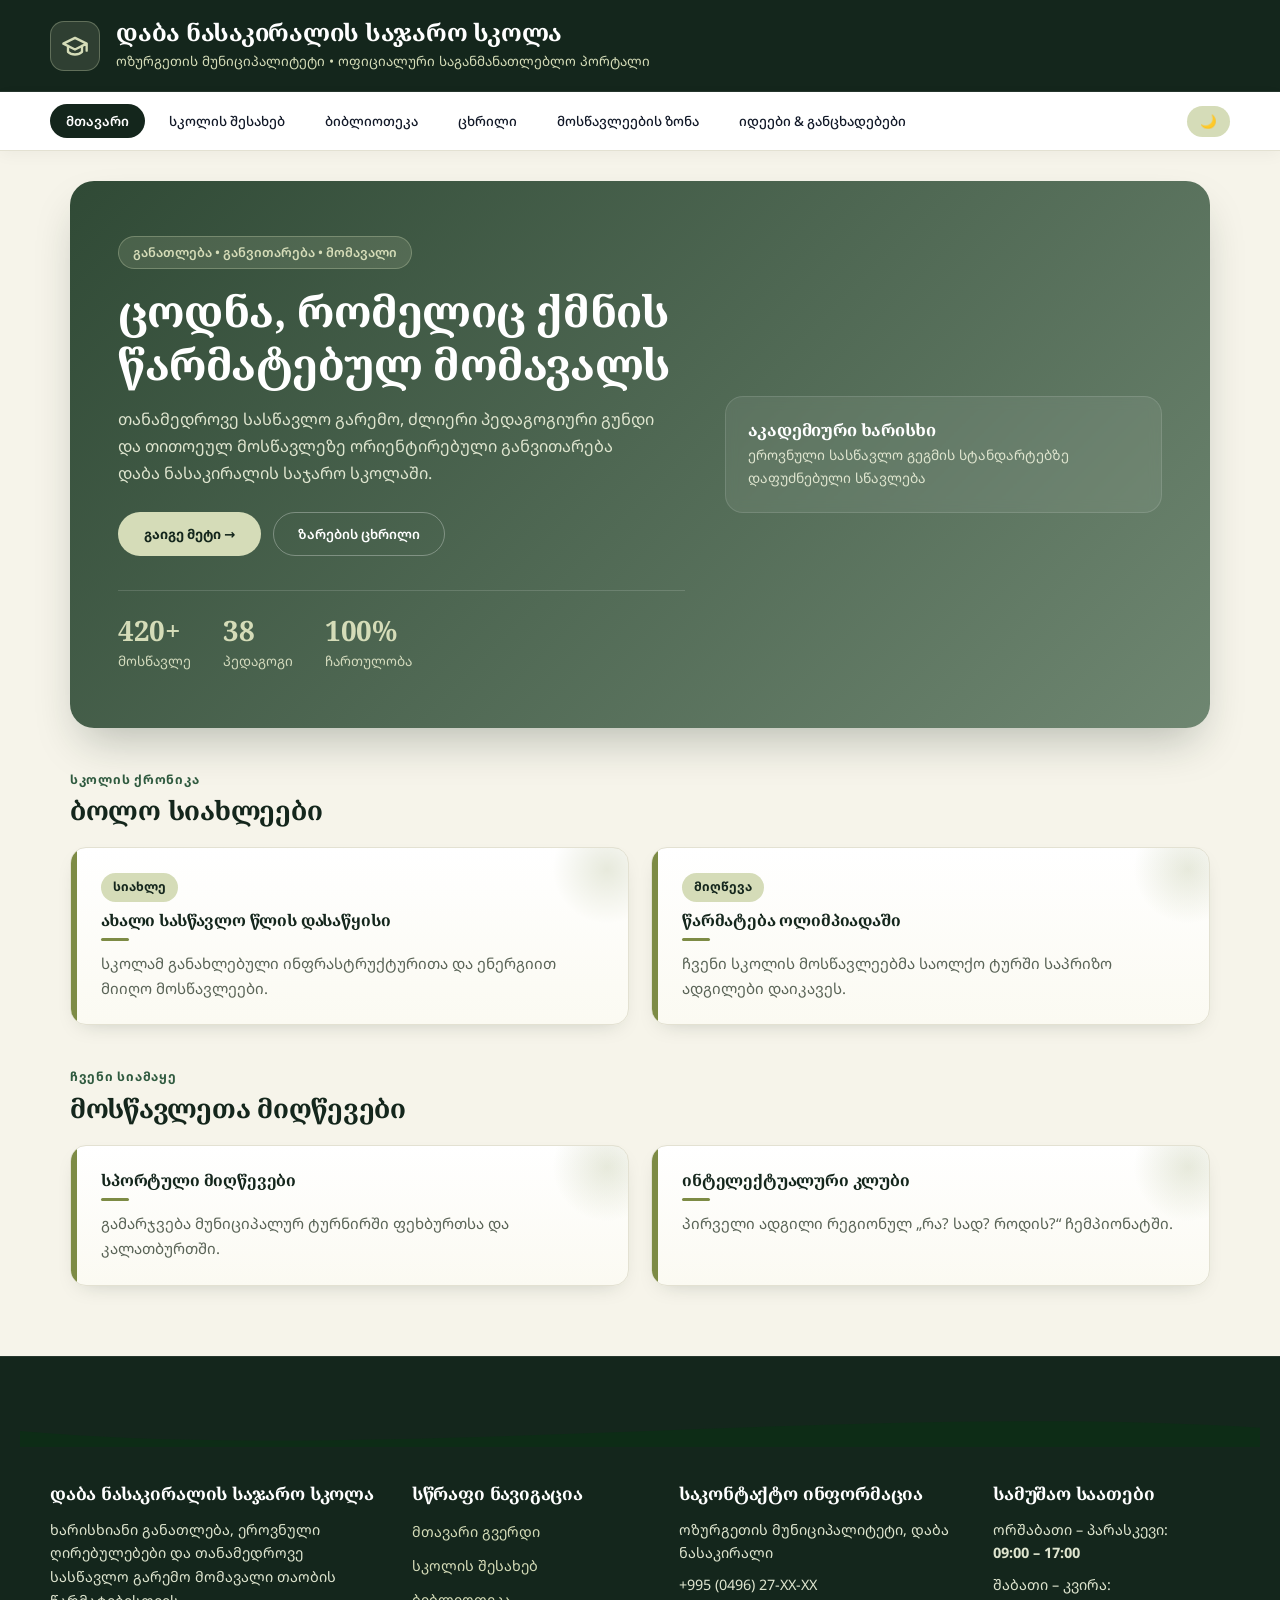
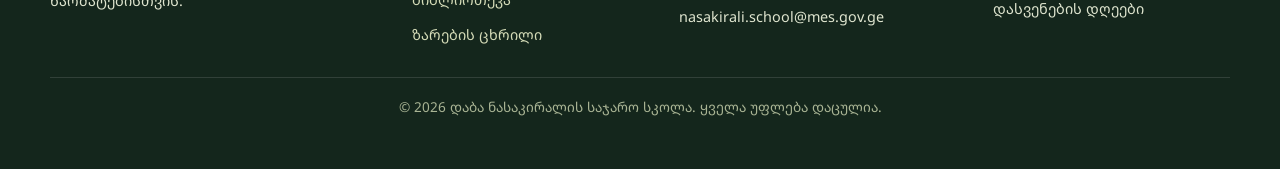
<file: index.html>
<!-- =========================================================
  index.html — მთავარი საიტი
  სტრუქტურა: ჰედერი → ნავიგაცია (data-tab) → <main> ჩანართებით:
  #home, #about, #library, #schedule, #students (ქვე-ჩანართებით), #ideas → Footer
  კონტეინერები, რომლებსაც app.js ავსებს (ID ნუ შეიცვლება, თორემ data.js-ში box უნდა შეიცვალოს):
  homeNewsList, achievementsGrid, aboutDirectorBox, teachersGrid, libraryBooksGrid,
  excursionsGrid, clubsGrid, olympiadsGrid, ideasContainer
  სკრიპტების რიგი ბოლოში: data.js → ui.js → app.js
========================================================= -->
<!DOCTYPE html>
<html lang="ka">
<head>
  <meta charset="UTF-8">
  <meta name="viewport" content="width=device-width, initial-scale=1.0">
  <title>დაბა ნასაკირალის საჯარო სკოლა</title>
  <link rel="stylesheet" href="css/theme.css">
  <link rel="stylesheet" href="css/main.css">
</head>
<body>

  <!-- ზედა აკადემიური ჰედერი -->
  <header class="site-top-header">
    <div class="school-brand-container">
      <div class="school-logo-icon">
        <svg width="28" height="28" viewBox="0 0 24 24" fill="none" stroke="currentColor" stroke-width="2" stroke-linecap="round" stroke-linejoin="round">
          <path d="M22 10v6M2 10l10-5 10 5-10 5z"/>
          <path d="M6 12v5c3 3 9 3 12 0v-5"/>
        </svg>
      </div>
      <div class="school-brand-text">
        <h1 class="school-title">დაბა ნასაკირალის საჯარო სკოლა</h1>
        <span class="school-subtitle">ოზურგეთის მუნიციპალიტეტი • ოფიციალური საგანმანათლებლო პორტალი</span>
      </div>
    </div>
  </header>

  <!-- ნავიგაციის მენიუ (სუფთა, ყოველგვარი ადმინის გარეშე) -->
  <nav class="navbar">
    <div class="nav-container">
      <div class="nav-links">
        <button class="nav-btn active" data-tab="home">მთავარი</button>
        <button class="nav-btn" data-tab="about">სკოლის შესახებ</button>
        <button class="nav-btn" data-tab="library">ბიბლიოთეკა</button>
        <button class="nav-btn" data-tab="schedule">ცხრილი</button>
        <button class="nav-btn" data-tab="students">მოსწავლეების ზონა</button>
        <button class="nav-btn" data-tab="ideas">იდეები & განცხადებები</button>
      </div>
      <button class="theme-btn" id="themeToggleBtn" title="თემის შეცვლა">🌙</button>
    </div>
  </nav>

  <!-- ძირითადი კონტენტი -->
  <main class="container">

    <!-- 1. მთავარი გვერდი -->
    <section id="home" class="tab-content active">
      <div class="hero-split">
        <div class="hero-left">
          <span class="hero-pill">განათლება • განვითარება • მომავალი</span>
          <h1>ცოდნა, რომელიც ქმნის წარმატებულ მომავალს</h1>
          <p id="heroDesc">თანამედროვე სასწავლო გარემო, ძლიერი პედაგოგიური გუნდი და თითოეულ მოსწავლეზე ორიენტირებული განვითარება დაბა ნასაკირალის საჯარო სკოლაში.</p>
          
          <div class="hero-actions">
            <button class="btn-sage" onclick="document.querySelector('[data-tab=about]').click()">გაიგე მეტი →</button>
            <button class="btn-outline-light" onclick="document.querySelector('[data-tab=schedule]').click()">ზარების ცხრილი</button>
          </div>

          <div class="hero-stats">
            <div class="stat-item">
              <span class="stat-num">420+</span>
              <span class="stat-label">მოსწავლე</span>
            </div>
            <div class="stat-item">
              <span class="stat-num">38</span>
              <span class="stat-label">პედაგოგი</span>
            </div>
            <div class="stat-item">
              <span class="stat-num">100%</span>
              <span class="stat-label">ჩართულობა</span>
            </div>
          </div>
        </div>

        <div class="hero-right">
          <div class="hero-visual-grid">
            <div class="visual-box main-box">
              <h4>აკადემიური ხარისხი</h4>
              <p>ეროვნული სასწავლო გეგმის სტანდარტებზე დაფუძნებული სწავლება</p>
            </div>
          </div>
        </div>
      </div>

      <!-- ბოლო სიახლეები -->
      <div class="section-header mt-40">
        <div>
          <span class="section-kicker">სკოლის ქრონიკა</span>
          <h3>ბოლო სიახლეები</h3>
        </div>
      </div>
      <div id="homeNewsList" class="grid-3"></div>

      <!-- მოსწავლეთა მიღწევები -->
      <div class="section-header mt-40">
        <div>
          <span class="section-kicker">ჩვენი სიამაყე</span>
          <h3>მოსწავლეთა მიღწევები</h3>
        </div>
      </div>
      <div id="achievementsGrid" class="grid-2"></div>
    </section>

    <!-- 2. სკოლის შესახებ -->
    <section id="about" class="tab-content">
      <div class="section-header">
        <div>
          <span class="section-kicker">ჩვენ შესახებ</span>
          <h3>სკოლის მისია და ისტორია</h3>
        </div>
      </div>
      <div class="card mt-15">
        <p id="schoolHistoryText">დაბა ნასაკირალის საჯარო სკოლა ორიენტირებულია თითოეული მოსწავლის აკადემიურ, შემოქმედებით და პიროვნულ განვითარებაზე.</p>
      </div>

      <div class="section-header mt-30">
        <div>
          <span class="section-kicker">მმართველობა</span>
          <h3>სკოლის დირექცია</h3>
        </div>
      </div>
      <div id="aboutDirectorBox" class="mt-15"></div>

      <div class="section-header mt-30">
        <div>
          <span class="section-kicker">გუნდი</span>
          <h3>პედაგოგიური კოლექტივი</h3>
        </div>
      </div>
      <div id="teachersGrid" class="grid-3 mt-15"></div>
    </section>

    <!-- 3. ბიბლიოთეკა -->
    <section id="library" class="tab-content">
      <div class="section-header">
        <div>
          <span class="section-kicker">წიგნადი ფონდი</span>
          <h3>სასკოლო ბიბლიოთეკა</h3>
        </div>
      </div>
      <div class="filter-bar">
        <input type="text" id="bookSearchInput" placeholder="მოძებნე წიგნი ან ავტორი...">
      </div>
      <div id="libraryBooksGrid" class="grid-3 mt-15"></div>
    </section>

    <!-- 4. ცხრილი -->
    <section id="schedule" class="tab-content">
      <div class="section-header">
        <div>
          <span class="section-kicker">დღის განრიგი</span>
          <h3>ზარებისა და გაკვეთილების განრიგი</h3>
        </div>
      </div>
      <div class="grid-2 mt-15">
        <div class="card">
          <h4>ზარების ცხრილი</h4>
          <div class="bell-row"><span>I გაკვეთილი</span> <b>09:00 - 09:45</b></div>
          <div class="bell-row"><span>II გაკვეთილი</span> <b>09:55 - 10:40</b></div>
          <div class="bell-row"><span>III გაკვეთილი</span> <b>10:55 - 11:40</b></div>
          <div class="bell-row"><span>IV გაკვეთილი</span> <b>11:55 - 12:40</b></div>
          <div class="bell-row"><span>V გაკვეთილი</span> <b>12:50 - 13:35</b></div>
          <div class="bell-row"><span>VI გაკვეთილი</span> <b>13:45 - 14:30</b></div>
        </div>
        <div class="card">
          <h4>სასწავლო პროცესის წესები</h4>
          <p class="mt-15">სასწავლო პროცესი იწყება 09:00 საათზე. მოსწავლეები სკოლაში უნდა გამოცხადნენ გაკვეთილების დაწყებამდე 10 წუთით ადრე.</p>
          <p class="mt-15">დამატებითი წრეები და კონსულტაციები ტარდება მე-6 გაკვეთილის შემდეგ, წინასწარ შეთანხმებული გრაფიკით.</p>
        </div>
      </div>
    </section>

    <!-- 5. მოსწავლეების ზონა -->
    <section id="students" class="tab-content">
      <div class="section-header">
        <div>
          <span class="section-kicker">აქტივობები</span>
          <h3>მოსწავლეთა ზონა</h3>
        </div>
      </div>

      <div class="sub-tabs mt-15">
        <button class="sub-btn active" data-subtab="excursions">ექსკურსიები & გასვლები</button>
        <button class="sub-btn" data-subtab="clubs">კლუბები & თვითმმართველობა</button>
        <button class="sub-btn" data-subtab="olympiads">ოლიმპიადები & რესურსები</button>
      </div>

      <div id="excursions" class="sub-content active">
        <div id="excursionsGrid" class="grid-2"></div>
      </div>

      <div id="clubs" class="sub-content">
        <div id="clubsGrid" class="grid-3"></div>
      </div>

            <div id="olympiads" class="sub-content">
        <div id="olympiadsGrid" class="grid-2">
          <div class="card">
            <span class="badge">განათლება</span>
            <h4>ელექტრონული რესურსები</h4>
            <p>სასწავლო სახელმძღვანელოები, ეროვნული გამოცდების პროგრამები და დამხმარე ციფრული მასალები მოსწავლეებისთვის.</p>
          </div>
          <div class="card">
            <span class="badge">კონკურსები</span>
            <h4>ეროვნული ოლიმპიადები</h4>
            <p>ინფორმაცია მიმდინარე სასკოლო ოლიმპიადების, რეგისტრაციის ვადებისა და ტურების შესახებ.</p>
          </div>
        </div>
      </div>
    </section>

    <!-- 6. იდეები & განცხადებები -->
    <section id="ideas" class="tab-content">
      <div class="section-header">
        <div>
          <span class="section-kicker">უკუკავშირი</span>
          <h3>მოსწავლეთა იდეები და განცხადებები</h3>
        </div>
      </div>
      <div class="grid-2 mt-15">
        <div class="card">
          <h4>გაგვიზიარე შენი იდეა</h4>
          <form id="publicIdeaForm" class="form-stack mt-15">
            <input type="text" id="ideaAuthor" placeholder="შენი სახელი და კლასი" required>
            <textarea id="ideaText" rows="3" placeholder="დაწერე იდეა ან წინადადება სკოლის გასაუმჯობესებლად..." required></textarea>
            <button type="submit" class="btn-primary">იდეის გაგზავნა</button>
          </form>
        </div>
        <div class="card">
          <h4>შემოსული იდეები</h4>
          <div id="ideasContainer" class="form-stack mt-15"></div>
        </div>
      </div>
    </section>

  </main>

  <!-- Footer -->
  <footer class="site-footer">
    <div class="footer-wave">
      <svg viewBox="0 0 1440 70" preserveAspectRatio="none">
        <path d="M0,45 C420,95 980,0 1440,40 L1440,70 L0,70 Z" fill="#0d2c16"></path>
      </svg>
    </div>
    <div class="footer-body">
      <div class="footer-container">
        <div class="footer-col brand-col">
          <h4>დაბა ნასაკირალის საჯარო სკოლა</h4>
          <p>ხარისხიანი განათლება, ეროვნული ღირებულებები და თანამედროვე სასწავლო გარემო მომავალი თაობის წარმატებისთვის.</p>
        </div>
        <div class="footer-col">
          <h4>სწრაფი ნავიგაცია</h4>
          <ul class="footer-links">
            <li><a href="#home" onclick="document.querySelector('[data-tab=home]').click()">მთავარი გვერდი</a></li>
            <li><a href="#about" onclick="document.querySelector('[data-tab=about]').click()">სკოლის შესახებ</a></li>
            <li><a href="#library" onclick="document.querySelector('[data-tab=library]').click()">ბიბლიოთეკა</a></li>
            <li><a href="#schedule" onclick="document.querySelector('[data-tab=schedule]').click()">ზარების ცხრილი</a></li>
          </ul>
        </div>
        <div class="footer-col">
          <h4>საკონტაქტო ინფორმაცია</h4>
          <p id="footerAddress">ოზურგეთის მუნიციპალიტეტი, დაბა ნასაკირალი</p>
          <p id="footerPhone">+995 (0496) 27-XX-XX</p>
          <p id="footerEmail">nasakirali.school@mes.gov.ge</p>
        </div>
        <div class="footer-col">
          <h4>სამუშაო საათები</h4>
          <p>ორშაბათი – პარასკევი:<br><b>09:00 – 17:00</b></p>
          <p>შაბათი – კვირა:<br>დასვენების დღეები</p>
        </div>
      </div>
      <div class="footer-bottom">
        <p>© 2026 დაბა ნასაკირალის საჯარო სკოლა. ყველა უფლება დაცულია.</p>
      </div>
    </div>
  </footer>
  <!-- JavaScript ფაილები -->
  <script src="js/data.js"></script>
  <script src="js/ui.js"></script>
  <script src="js/app.js"></script>
</body>
</html>
</file>
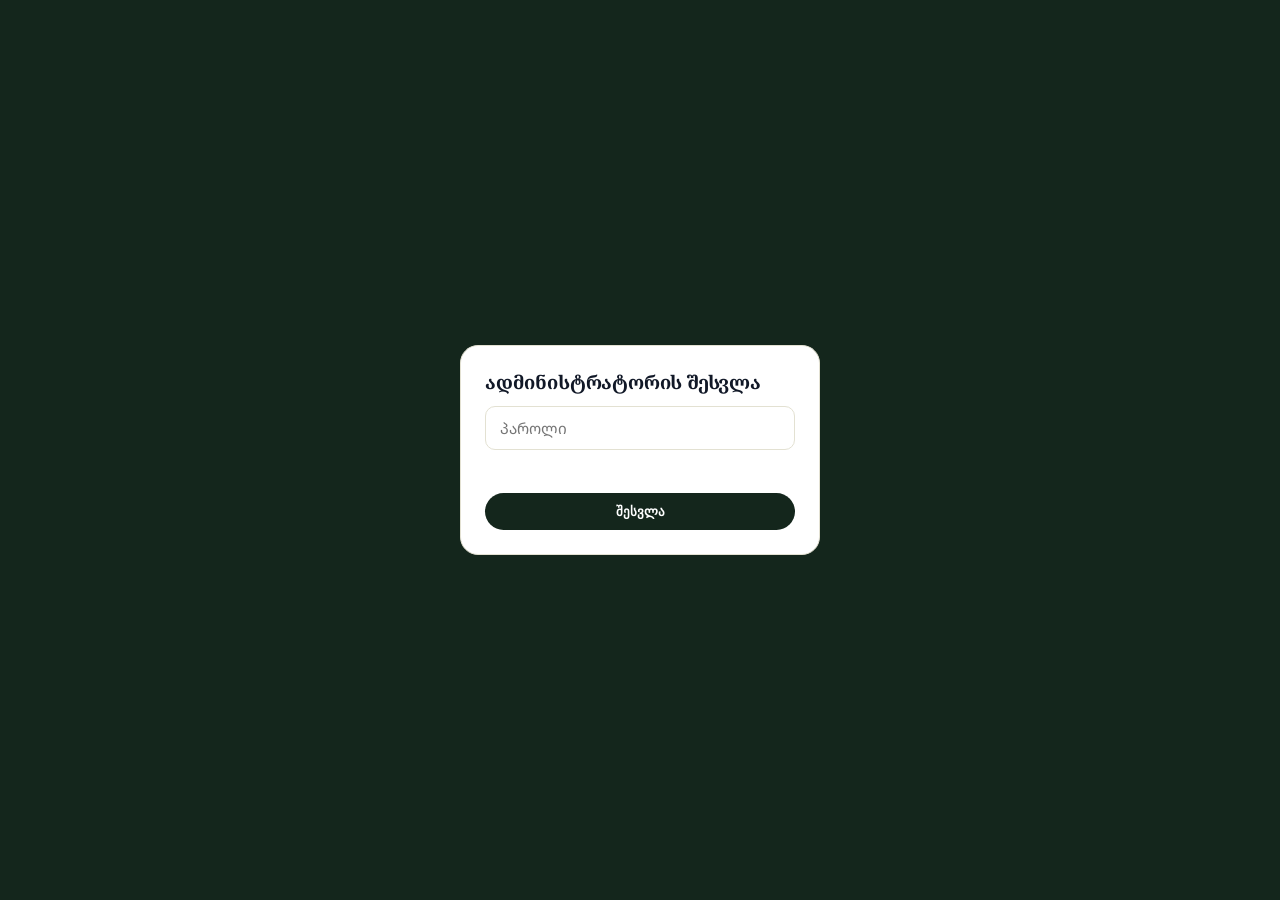
<file: admin.html>
<!-- =========================================================
  admin.html — ადმინისტრაციული პანელი (მისამართი: /admin.html, index.html-ში ბმული არ არის)
  სტრუქტურა: #lock (პაროლის ფანჯარა) → #adminApp: ჩანართები (#tabs),
  ფორმა (#form: სათაური, #extraRow, ტექსტი, #imgRow ფოტო), სია (#list)
  სტილი: css/theme.css + css/main.css + პატარა <style> ამავე ფაილში
  ლოგიკა: js/data.js → js/admin.js (პაროლი და Cloudinary admin.js-შია)
========================================================= -->
<!DOCTYPE html>
<html lang="ka">
<head>
<meta charset="utf-8">
<meta name="viewport" content="width=device-width,initial-scale=1">
<title>ადმინისტრაციული პანელი</title>
<link rel="stylesheet" href="css/theme.css">
<link rel="stylesheet" href="css/main.css">
<style>
[hidden] { display: none !important; }
#lock { background: var(--emerald-dark); }
#lockErr { color: #b00020; min-height: 1.3em; font-size: .9rem; }
.admin-main { max-width: 900px; margin: 0 auto; padding: 24px 20px 60px; display: grid; gap: 20px; }
.box { background: var(--surface); border: 1px solid var(--border); border-radius: 14px; padding: 20px; }
.box h3 { color: var(--emerald-dark); margin-bottom: 14px; }
.row { display: flex; gap: 8px; flex-wrap: wrap; }
#imgRow input { flex: 1; min-width: 200px; }
.item { display: flex; gap: 12px; align-items: flex-start; padding: 12px 0; border-top: 1px solid var(--border); }
.item:first-child { border-top: 0; }
.item img { width: 64px; height: 64px; object-fit: cover; border-radius: 8px; }
.item .t { flex: 1; min-width: 0; }
.item .t b { display: block; }
.item .t span { color: var(--muted); font-size: .92rem; overflow-wrap: anywhere; }
.ic { border: 1px solid var(--border); background: var(--surface); border-radius: 8px; padding: 6px 10px; cursor: pointer; font: inherit; }
</style>
</head>
<body>

<div class="modal" id="lock" hidden>
  <form class="modal-box small form-stack" id="lockForm">
    <h3>ადმინისტრატორის შესვლა</h3>
    <input type="password" id="pw" placeholder="პაროლი" autocomplete="current-password" required>
    <p id="lockErr" role="alert"></p>
    <button class="btn-primary" type="submit">შესვლა</button>
  </form>
</div>

<div id="adminApp" hidden>
  <header class="site-top-header">
    <div class="school-brand-container">
      <div>
        <div class="school-title">ადმინისტრაციული პანელი</div>
        <div class="school-subtitle">დაბა ნასაკირალის საჯარო სკოლა</div>
      </div>
    </div>
  </header>

  <nav class="navbar"><div class="nav-container"><div class="sub-tabs" id="tabs" style="margin:0"></div></div></nav>

  <main class="admin-main">
    <section class="box" id="formBox">
      <h3 id="formTitle"></h3>
      <form class="form-stack" id="form">
        <input id="fTitle" placeholder="სათაური" required>
        <div id="extraRow"><input id="fExtra"></div>
        <textarea id="fText" rows="4" placeholder="ტექსტი"></textarea>
        <div class="row" id="imgRow">
          <input id="fImage" placeholder="სურათის ბმული (Cloudinary secure_url)">
          <button class="btn-secondary" type="button" id="upBtn">ატვირთვა</button>
        </div>
        <div class="row">
          <button class="btn-primary" type="submit" id="saveBtn">დამატება</button>
          <button class="btn-secondary" type="button" id="cancelBtn" hidden>გაუქმება</button>
        </div>
      </form>
    </section>

    <section class="box"><h3 id="listTitle"></h3><div id="list"></div></section>
  </main>
</div>

<script src="https://upload-widget.cloudinary.com/global/all.js"></script>
<script src="js/data.js"></script>
<script src="js/admin.js"></script>
</body>
</html>
</file>
<file: css/theme.css>
/* =========================================================
   Naskirali Public School — Custom Emerald & Serif Theme
   Based on selected Figma Design System
   ========================================================= */

@import url('https://fonts.googleapis.com/css2?family=Noto+Sans+Georgian:wght@400;500;600;700&family=Noto+Serif+Georgian:wght@500;600;700&display=swap');

:root {
  /* ფერების პალიტრა (Figma-ს მე-3 სქრინის მიხედვით) */
  --bg-dark-emerald: #14261c;
  --bg-emerald-mid: #1f4330;
  --accent-sage: #d5dcb8;
  --accent-sage-hover: #c3cca0;
  --olive: #7d8b45;
  --bg-page: #f6f4ea;
  --bg-card: #ffffff;
  
  /* ტექსტის ფერები */
  --text-main: #111827;
  --text-muted: #596356;
  --text-light: #ffffff;
  --text-light-muted: #dfe5cf;

  /* ჩარჩოები და ჩრდილები */
  --border-subtle: #e3e1d2;
  --shadow-soft: 0 10px 25px -5px rgba(20, 38, 28, 0.06), 0 4px 10px -2px rgba(20, 38, 28, 0.03);
  --shadow-hover: 0 18px 35px -8px rgba(20, 38, 28, 0.12);
  --radius-card: 16px;
  --radius-btn: 999px;

  /* შრიფტები (1-ლი სქრინის Serif + Sans კომბინაცია) */
  --font-heading: 'Noto Serif Georgian', Georgia, serif;
  --font-body: 'Noto Sans Georgian', system-ui, -apple-system, sans-serif;

  /* main.css-ის ცვლადების ალიასები */
  --bg: var(--bg-page);
  --text: var(--text-main);
  --surface: var(--bg-card);
  --border: var(--border-subtle);
  --muted: var(--text-muted);
}

/* --- საბაზისო სტილები --- */
* {
  box-sizing: border-box;
}

body {
  margin: 0;
  font-family: var(--font-body);
  background-color: var(--bg-page);
  color: var(--text-main);
  line-height: 1.65;
  -webkit-font-smoothing: antialiased;
}

h1, h2, h3, h4, .section-title, .hero-title {
  font-family: var(--font-heading);
  font-weight: 700;
  letter-spacing: -0.01em;
  line-height: 1.25;
}

/* --- ლოგო (ზედა ნავიგაციის სტილები main.css-შია) --- */
.logo, .brand-title {
  font-family: var(--font-heading);
  font-size: 1.25rem;
  font-weight: 700;
  color: var(--text-light) !important;
}

/* --- მთავარი ბანერი (Hero Section - 1-ლი სქრინის სტილი) --- */
.hero, .hero-section {
  background: linear-gradient(135deg, rgba(20, 38, 28, 0.92), rgba(31, 67, 48, 0.85)),
              var(--hero-bg, #14261c);
  background-size: cover;
  background-position: center;
  color: var(--text-light);
  text-align: center;
  padding: 90px 20px;
}

.hero h1, .hero-title {
  font-size: clamp(2rem, 4vw, 3.2rem);
  color: var(--text-light);
  margin-bottom: 16px;
}

.hero p, .hero-subtitle {
  color: var(--text-light-muted);
  max-width: 680px;
  margin: 0 auto 28px;
  font-size: 1.05rem;
}

/* --- ღილაკები (Figma-ს მომრგვალებული სალათისფერი სტილი) ---
   მხოლოდ .btn; .btn-primary და submit ღილაკები main.css-ში/ადმინში იმართება */
.btn {
  background-color: var(--accent-sage) !important;
  color: var(--bg-dark-emerald) !important;
  font-family: var(--font-body);
  font-weight: 600;
  padding: 11px 24px;
  border-radius: var(--radius-btn) !important;
  border: none;
  cursor: pointer;
  display: inline-flex;
  align-items: center;
  justify-content: center;
  gap: 8px;
  transition: transform 0.2s ease, background-color 0.2s ease;
  text-decoration: none;
}

.btn:hover {
  background-color: var(--accent-sage-hover) !important;
  transform: translateY(-2px);
}

/* --- მუქი ზურმუხტისფერი სექცია (დირექტორი / ადმინისტრაცია - მე-3 სქრინის სტილი) --- */
.director-section, .dark-section, #director, #about-highlight {
  background-color: var(--bg-dark-emerald) !important;
  color: var(--text-light) !important;
  padding: 70px 20px;
}

.director-section h2, .dark-section h2 {
  color: var(--text-light) !important;
  font-size: 2rem;
  margin-bottom: 12px;
}

.director-section .role, .director-subtitle {
  color: var(--accent-sage) !important;
  font-weight: 500;
  margin-bottom: 16px;
}

.director-section p, .dark-section p {
  color: var(--text-light-muted) !important;
}

.director-section img, .director-photo {
  border-radius: 20px !important;
  box-shadow: 0 20px 40px rgba(0, 0, 0, 0.35);
  object-fit: cover;
}

/* --- თეთრი ბარათები (მასწავლებლები, ბიბლიოთეკა და სხვა) ---
   .card (მუქი ბარათი) main.css-შია აღწერილი */
.news-card, .teacher-card, .book-card, .activity-card {
  background-color: var(--bg-card) !important;
  border: 1px solid var(--border-subtle) !important;
  border-radius: var(--radius-card) !important;
  box-shadow: var(--shadow-soft) !important;
  overflow: hidden;
  transition: transform 0.25s ease, box-shadow 0.25s ease;
}

.news-card:hover, .teacher-card:hover, .book-card:hover, .activity-card:hover {
  transform: translateY(-4px);
  box-shadow: var(--shadow-hover) !important;
}

.news-card h3, .teacher-card h3, .book-card h3 {
  font-family: var(--font-heading);
  color: var(--bg-dark-emerald);
  margin-top: 0;
}

.news-card p, .teacher-card p {
  color: var(--text-muted);
}

/* --- ქვედა ნაწილი (Footer) --- */
footer {
  background-color: var(--bg-dark-emerald) !important;
  color: var(--text-light-muted) !important;
  padding: 45px 20px 25px;
  border-top: 1px solid rgba(255, 255, 255, 0.08);
}

footer h3, footer h4 {
  color: var(--text-light) !important;
}

footer a {
  color: var(--accent-sage) !important;
  text-decoration: none;
}

/* --- მუქი თემა (გადამრთველი: #themeToggleBtn) --- */
body.dark {
  --bg: #0f1a13; --text: #e6eee8; --surface: #16251b; --border: #2a3d30; --muted: #a9bcae;
  background-color: #0f1a13;
  color: #e6eee8;
}
body.dark .news-card, body.dark .teacher-card, body.dark .book-card, body.dark .activity-card {
  background-color: var(--surface) !important;
  border-color: var(--border) !important;
}
body.dark .news-card h3, body.dark .teacher-card h3, body.dark .book-card h3,
body.dark .news-card h4, body.dark .teacher-card h4, body.dark .book-card h4,
body.dark .section-header h3, body.dark .section-kicker { color: var(--accent-sage); }
body.dark .news-card p, body.dark .teacher-card p, body.dark .book-card p { color: var(--muted); }
body.dark .nav-btn:hover { color: #ffffff; }

/* --- თეთრი ბარათების შიდა დაშორება და სათაურები --- */
.news-card, .teacher-card, .book-card, .activity-card { padding: 24px; }
.news-card h4, .teacher-card h4, .book-card h4 {
  font-family: var(--font-heading);
  color: var(--bg-dark-emerald);
  margin: 0 0 8px;
}
.book-card p, .activity-card p { color: var(--text-muted); }
</file>
<file: css/main.css>
/* =========================================================
   css/main.css — საიტის მთავარი სტილები (იტვირთება theme.css-ის შემდეგ)
   ---------------------------------------------------------
   თანმიმდევრობა: ცვლადები (--emerald, --sage) → ზედა ჰედერი → ნავიგაცია →
   .container → Hero (.hero-split) → ბანერი → სექციის სათაურები →
   ბარათები (.card = თეთრი, ზეთისხილისფერი ზოლით) → FAQ → ფორმები, ღილაკები, .modal →
   Footer → მობილური (@media) → .tab-content → ფოკუსი და ანიმაცია → დირექცია/პედაგოგები
   შენიშვნა: ამჟამად index.html-ში არ გამოიყენება და უსაფრთხოდ წაიშლება:
   .faq-..., .promo-banner, .admin-tabs, .adm-tab, .admin-footer
   ბარათის ფერი: ეს ფაილი = თეთრი (.card); თეთრი ბარათები theme.css-შია
   ========================================================= */


:root {
  --emerald-dark: #14261c;
  --emerald-mid: #1f4330;
  --emerald-soft: #2f5a3f;
  --olive: #7d8b45;
  --sage-accent: #d5dcb8;
  --sage-hover: #c3cca0;
  --font-heading: 'Noto Serif Georgian', Georgia, serif;
  --font-body: 'Noto Sans Georgian', system-ui, sans-serif;
}

* { box-sizing: border-box; margin: 0; padding: 0; }

body { 
  background: var(--bg, #f6f4ea); 
  color: var(--text, #111827); 
  font-family: var(--font-body);
  transition: 0.3s; 
  line-height: 1.65; 
  -webkit-font-smoothing: antialiased;
}

h1, h2, h3, h4, .school-title, .stat-num {
  font-family: var(--font-heading);
  letter-spacing: -0.01em;
}

/* --- ზედა ჰედერი --- */
.site-top-header {
  background: var(--emerald-dark);
  color: #ffffff;
  padding: 18px 24px;
  border-bottom: 1px solid rgba(255, 255, 255, 0.08);
}

.school-brand-container {
  max-width: 1180px;
  margin: 0 auto;
  display: flex;
  align-items: center;
  gap: 16px;
}

.school-logo-icon {
  width: 50px;
  height: 50px;
  background: rgba(213, 220, 184, 0.14);
  border: 1px solid rgba(213, 220, 184, 0.3);
  color: var(--sage-accent);
  display: flex;
  align-items: center;
  justify-content: center;
  border-radius: 14px;
}

.school-title {
  font-size: 1.5rem;
  font-weight: 700;
  color: #ffffff;
  line-height: 1.2;
}

.school-subtitle {
  font-size: 0.84rem;
  color: var(--sage-accent);
  margin-top: 3px;
}

/* --- ნავიგაციის მენიუ --- */
.navbar { 
  background: var(--surface, #ffffff); 
  border-bottom: 1px solid var(--border, #e3e1d2); 
  position: sticky; 
  top: 0; 
  z-index: 100; 
  padding: 12px 20px; 
  box-shadow: 0 4px 15px rgba(20, 38, 28, 0.04);
}
.nav-container { max-width: 1180px; margin: 0 auto; display: flex; flex-wrap: wrap; justify-content: space-between; align-items: center; gap: 10px; }
.nav-links { display: flex; flex-wrap: wrap; gap: 8px; align-items: center; }

.nav-btn { 
  background: transparent; 
  border: none; 
  color: var(--text, #111827); 
  padding: 8px 16px; 
  border-radius: 999px; 
  cursor: pointer; 
  font-weight: 500; 
  font-family: var(--font-body);
  transition: all 0.2s ease;
}
.nav-btn:hover { background: rgba(213, 220, 184, 0.35); color: var(--emerald-dark); }
.nav-btn.active { background: var(--emerald-dark); color: #ffffff; font-weight: 600; }

.theme-btn { 
  background: var(--sage-accent); 
  color: var(--emerald-dark);
  border: none; 
  padding: 8px 13px; 
  border-radius: 999px; 
  cursor: pointer; 
}

.container { 
  max-width: 1180px; 
  margin: 30px auto; 
  padding: 0 20px; 
  min-height: 55vh; /* ეს უზრუნველყოფს, რომ თუნდაც ცარიელი იყოს, გვერდი ლამაზად გამოიყურებოდეს */
}
.hero-split {
  background:
    linear-gradient(135deg, rgba(13, 44, 22, 0.85) 0%, rgba(20, 61, 32, 0.6) 100%),
    url(https://res.cloudinary.com/dvmiinq4w/image/upload/v1795185346/rv09omz8ifxstur3non2.webp) center 40% / cover no-repeat;
  color: #ffffff;
  border-radius: 24px;
  padding: 55px 48px;
  display: grid;
  grid-template-columns: 1.3fr 1fr;
  gap: 40px;
  align-items: center;
  overflow: hidden;
  box-shadow: 0 22px 45px -12px rgba(20, 38, 28, 0.28);
}
@media (max-width: 900px) {
  .hero-split { grid-template-columns: 1fr; padding: 34px 24px; }
}
.hero-pill {
  display: inline-block;
  background: rgba(213, 220, 184, 0.14);
  border: 1px solid rgba(213, 220, 184, 0.3);
  color: var(--sage-accent);
  padding: 5px 14px;
  border-radius: 999px;
  font-size: 0.8rem;
  font-weight: 600;
  margin-bottom: 16px;
}

.hero-left h1 {
  font-size: clamp(1.9rem, 3.4vw, 2.75rem);
  line-height: 1.2;
  margin-bottom: 16px;
  color: #ffffff;
}

.hero-left p {
  color: #dfe5cf;
  font-size: 1.02rem;
  max-width: 540px;
  margin-bottom: 26px;
}

.hero-actions {
  display: flex;
  flex-wrap: wrap;
  gap: 12px;
  margin-bottom: 34px;
}

.btn-sage {
  background: var(--sage-accent);
  color: var(--emerald-dark);
  border: none;
  padding: 12px 26px;
  border-radius: 999px;
  font-weight: 700;
  font-family: var(--font-body);
  cursor: pointer;
  transition: transform 0.2s ease, background 0.2s ease;
}
.btn-sage:hover { background: var(--sage-hover); transform: translateY(-2px); }

.btn-outline-light {
  background: transparent;
  color: #ffffff;
  border: 1px solid rgba(255, 255, 255, 0.3);
  padding: 12px 24px;
  border-radius: 999px;
  font-weight: 600;
  font-family: var(--font-body);
  cursor: pointer;
  transition: background 0.2s ease;
}
.btn-outline-light:hover { background: rgba(255, 255, 255, 0.1); }

.hero-stats {
  display: flex;
  gap: 32px;
  padding-top: 24px;
  border-top: 1px solid rgba(255, 255, 255, 0.14);
}

.stat-item { display: flex; flex-direction: column; }
.stat-num { font-size: 1.75rem; font-weight: 700; color: var(--sage-accent); line-height: 1.1; }
.stat-label { font-size: 0.85rem; color: #d3dabd; margin-top: 4px; }

.hero-visual-grid {
  display: grid;
  grid-template-columns: 1fr 1fr;
  gap: 14px;
}

.visual-box {
  background: rgba(255, 255, 255, 0.07);
  border: 1px solid rgba(255, 255, 255, 0.12);
  border-radius: 18px;
  padding: 22px;
  backdrop-filter: blur(6px);
}
.visual-box.main-box { grid-column: span 2; }
.visual-box.accent-box { background: rgba(213, 220, 184, 0.16); border-color: rgba(213, 220, 184, 0.35); }
.visual-icon { font-size: 1.6rem; margin-bottom: 8px; }
.visual-box h4 { font-size: 1.05rem; color: #ffffff; margin-bottom: 4px; }
.visual-box p { font-size: 0.86rem; color: #dfe5cf; }

/* --- საინფორმაციო ბანერი (1-ლი სქრინი) --- */
.promo-banner {
  background: var(--emerald-mid);
  color: #ffffff;
  border-radius: 20px;
  padding: 28px 36px;
  display: flex;
  flex-wrap: wrap;
  justify-content: space-between;
  align-items: center;
  gap: 20px;
  box-shadow: 0 12px 28px -8px rgba(20, 38, 28, 0.2);
}
.promo-info h3 { font-size: 1.35rem; margin: 6px 0; color: #ffffff; }
.promo-info p { color: #dfe5cf; font-size: 0.94rem; }

/* --- სექციის სათაურები --- */
.section-header { display: flex; justify-content: space-between; align-items: flex-end; margin-bottom: 20px; }
.section-kicker { display: block; font-size: 0.78rem; font-weight: 700; text-transform: uppercase; letter-spacing: 0.06em; color: var(--emerald-soft); margin-bottom: 4px; }
.section-header h3 { color: var(--emerald-dark); font-size: 1.65rem; }

/* --- ბარათები (მე-3 და მე-4 სქრინები) --- */
.grid-2 { display: grid; grid-template-columns: repeat(auto-fit, minmax(310px, 1fr)); gap: 22px; }
.grid-3 { display: grid; grid-template-columns: repeat(auto-fit, minmax(270px, 1fr)); gap: 22px; }

/* --- ბარათები: თეთრი, ზეთისხილისფერი ზოლით და მსუბუქი დეკორით --- */
.card {
  position: relative;
  overflow: hidden;
  background: linear-gradient(180deg, #ffffff 0%, #fbfaf2 100%) !important;
  border: 1px solid #e3e1d2 !important;
  border-radius: 16px !important;
  padding: 24px 24px 24px 30px !important;
  color: var(--emerald-dark) !important;
  box-shadow: 0 8px 22px -12px rgba(20, 38, 28, 0.25) !important;
  transition: transform 0.25s ease, box-shadow 0.25s ease, border-color 0.25s ease;
}

/* მარცხენა ზოლი */
.card::before {
  content: '';
  position: absolute;
  left: 0; top: 0; bottom: 0;
  width: 6px;
  background: var(--olive, #7d8b45);
  transition: background 0.25s ease;
}

/* მსუბუქი დეკორატიული ნათება კუთხეში */
.card::after {
  content: '';
  position: absolute;
  right: -34px; top: -34px;
  width: 110px; height: 110px;
  border-radius: 50%;
  background: radial-gradient(circle, rgba(125, 139, 69, 0.18) 0%, rgba(125, 139, 69, 0) 70%);
  pointer-events: none;
}

.card > * { position: relative; z-index: 1; }

.card:hover {
  transform: translateY(-4px);
  border-color: var(--olive, #7d8b45) !important;
  box-shadow: 0 16px 30px -12px rgba(20, 38, 28, 0.35) !important;
}
.card:hover::before { background: var(--emerald-soft); }

.card h3, .card h4 {
  color: var(--emerald-dark) !important;
  margin-bottom: 10px;
  font-family: var(--font-heading);
}

/* სათაურის ქვეშ მოკლე ზეთისხილისფერი ხაზი */
.card h4::after {
  content: '';
  display: block;
  width: 28px; height: 3px;
  margin-top: 8px;
  border-radius: 2px;
  background: var(--olive, #7d8b45);
}

.card p {
  color: #596356 !important;
  font-size: 0.94rem;
  white-space: pre-line;      /* ადმინ-პანელიდან შეყვანილი აბზაცები შენარჩუნდეს */
  overflow-wrap: anywhere;
}

.card a {
  color: var(--emerald-soft);
  text-decoration: underline;
  overflow-wrap: anywhere;
}

.card img {
  width: 100%;
  height: 200px;
  object-fit: cover;
  object-position: center top; /* პორტრეტებზე სახე არ მოიჭრას */
  border-radius: 12px;
  margin-bottom: 16px;
  border: 1px solid rgba(20, 38, 28, 0.1);
}

/* მუქი თემა: ბარათები მუქდება */
body.dark .card {
  background: linear-gradient(180deg, #1c2b22 0%, #17241c 100%) !important;
  border-color: rgba(213, 220, 184, 0.15) !important;
  color: #e4e8cf !important;
}
body.dark .card h3, body.dark .card h4 { color: #ffffff !important; }
body.dark .card p { color: #cfd6bb !important; }
body.dark .card a { color: var(--sage-accent); }

.badge { 
  display: inline-block; 
  background: var(--sage-accent); 
  color: var(--emerald-dark); 
  padding: 4px 12px; 
  border-radius: 999px; 
  font-size: 0.78rem; 
  font-weight: 700; 
  margin-bottom: 8px; 
}

/* --- FAQ / კითხვა-პასუხის სექცია (მე-5 სქრინი) --- */
.faq-section {
  background: var(--emerald-dark);
  color: #ffffff;
  border-radius: 24px;
  padding: 48px 42px;
  display: grid;
  grid-template-columns: 1fr 1.35fr;
  gap: 38px;
  align-items: start;
}

.faq-left .section-kicker { color: var(--sage-accent); }
.faq-left h3 { font-size: 1.85rem; color: #ffffff; margin-bottom: 12px; }
.faq-left p { color: #dfe5cf; font-size: 0.95rem; margin-bottom: 24px; }

.faq-quick-links { display: flex; flex-direction: column; gap: 10px; }
.faq-nav-pill {
  background: var(--sage-accent);
  color: var(--emerald-dark);
  border: none;
  padding: 13px 18px;
  border-radius: 12px;
  font-weight: 700;
  font-family: var(--font-body);
  font-size: 0.92rem;
  display: flex;
  justify-content: space-between;
  align-items: center;
  cursor: pointer;
  transition: transform 0.2s ease, background 0.2s ease;
}
.faq-nav-pill:hover { background: var(--sage-hover); transform: translateX(4px); }

.faq-right { display: flex; flex-direction: column; gap: 12px; }
.faq-item {
  background: rgba(255, 255, 255, 0.07);
  border: 1px solid rgba(255, 255, 255, 0.12);
  border-radius: 14px;
  padding: 16px 20px;
  transition: background 0.2s ease;
}
.faq-item[open] {
  background: var(--emerald-soft);
  border-color: var(--sage-accent);
}
.faq-item summary {
  font-weight: 600;
  font-size: 0.98rem;
  cursor: pointer;
  list-style: none;
  display: flex;
  justify-content: space-between;
  align-items: center;
}
.faq-item summary::after { content: '+'; font-size: 1.3rem; color: var(--sage-accent); }
.faq-item[open] summary::after { content: '−'; }
.faq-item p {
  margin-top: 12px;
  padding-top: 12px;
  border-top: 1px solid rgba(255, 255, 255, 0.1);
  color: #eaeedd;
  font-size: 0.92rem;
}

/* --- ფორმები, ცხრილი და მოდალები --- */
.filter-bar { display: flex; flex-wrap: wrap; gap: 10px; margin: 15px 0 22px; }
input, select, textarea { 
  background: var(--surface, #ffffff); 
  color: var(--text, #111827); 
  border: 1px solid var(--border, #d1d5db); 
  padding: 11px 14px; 
  border-radius: 10px; 
  font-size: 0.95rem; 
  font-family: var(--font-body);
  width: 100%; 
}
.filter-bar input { max-width: 320px; }
.form-stack { display: flex; flex-direction: column; gap: 12px; }

.btn-primary { background: var(--emerald-dark); color: #fff; border: none; padding: 11px 20px; border-radius: 999px; font-weight: 600; cursor: pointer; }
.btn-secondary { background: var(--sage-accent); color: var(--emerald-dark); border: none; padding: 8px 16px; border-radius: 999px; font-size: 0.85rem; font-weight: 600; cursor: pointer; }

.bell-row { display: flex; justify-content: space-between; padding: 12px 16px; background: rgba(213, 220, 184, 0.25); border-left: 4px solid var(--olive); border-radius: 8px; margin-top: 8px; }
.sub-tabs { display: flex; flex-wrap: wrap; gap: 8px; margin-bottom: 22px; }
.sub-btn { background: var(--surface, #ffffff); border: 1px solid var(--border, #d1d5db); color: var(--text, #111827); padding: 9px 18px; border-radius: 999px; cursor: pointer; font-weight: 500; }
.sub-btn.active { background: var(--emerald-dark); color: #ffffff; }
.sub-content { display: none; }
.sub-content.active { display: block; }

.modal { position: fixed; inset: 0; background: rgba(20, 38, 28, 0.7); backdrop-filter: blur(4px); display: flex; align-items: center; justify-content: center; z-index: 200; padding: 15px; }
.modal.hidden { display: none; }
.modal-box { background: var(--surface, #ffffff); border: 1px solid var(--border, #d1d5db); border-radius: 18px; padding: 24px; width: 100%; max-width: 480px; }
.modal-box.small { max-width: 360px; }
.modal-header { display: flex; justify-content: space-between; align-items: center; margin-bottom: 16px; }
.close-btn { background: none; border: none; font-size: 1.3rem; color: var(--text, #111827); cursor: pointer; }

.admin-tabs { display: flex; flex-wrap: wrap; gap: 6px; }
.adm-tab { background: rgba(213, 220, 184, 0.3); border: none; color: var(--emerald-dark); padding: 7px 12px; border-radius: 999px; cursor: pointer; font-size: 0.85rem; font-weight: 600; }
.adm-tab.active { background: var(--emerald-dark); color: #ffffff; }
.admin-footer { display: flex; justify-content: space-between; margin-top: 18px; padding-top: 14px; border-top: 1px solid var(--border, #d1d5db); }

.mt-15 { margin-top: 15px; } 
.mt-20 { margin-top: 20px; } 
.mt-30 { margin-top: 30px; } 
.mt-40 { margin-top: 42px; }
.italic { font-style: italic; color: var(--muted, #596356); }

/* --- ტალღოვანი Footer (მე-6 სქრინი) --- */
.site-footer {
  margin-top: 70px;
  color: #ffffff;
}

.footer-wave {
  line-height: 0;
  overflow: hidden;
}
.footer-wave svg {
  width: 100%;
  height: 45px;
  display: block;
}

.footer-body {
  background: var(--emerald-dark);
  padding: 35px 20px 25px;
}

.footer-container {
  max-width: 1180px;
  margin: 0 auto;
  display: grid;
  grid-template-columns: 1.4fr 1fr 1.2fr 1fr;
  gap: 30px;
}

.footer-col h4 {
  font-size: 1.1rem;
  margin-bottom: 14px;
  color: var(--sage-accent);
}

.footer-col p {
  font-size: 0.9rem;
  margin-bottom: 8px;
  color: #dfe5cf;
}

.footer-links { list-style: none; display: flex; flex-direction: column; gap: 8px; }
.footer-links a { color: #dfe5cf; text-decoration: none; font-size: 0.9rem; transition: color 0.2s ease; }
.footer-links a:hover { color: var(--sage-accent); }

.footer-socials { display: flex; gap: 10px; margin-top: 14px; }
.footer-socials a {
  width: 34px;
  height: 34px;
  border-radius: 50%;
  background: rgba(213, 220, 184, 0.14);
  color: var(--sage-accent);
  display: flex;
  align-items: center;
  justify-content: center;
  text-decoration: none;
  font-weight: 700;
  font-size: 0.85rem;
}

.footer-bottom {
  max-width: 1180px;
  margin: 30px auto 0;
  padding-top: 18px;
  border-top: 1px solid rgba(255, 255, 255, 0.12);
  text-align: center;
  font-size: 0.85rem;
  color: #a9b494;
}

@media (max-width: 900px) {
  .hero-split, .faq-section { grid-template-columns: 1fr; padding: 34px 24px; }
  .footer-container { grid-template-columns: 1fr 1fr; }
}

@media (max-width: 600px) {
  .footer-container { grid-template-columns: 1fr; }
  .hero-stats { gap: 20px; }
}

/* ჩანართების მართვის აუცილებელი სტილები */
.tab-content {
  display: none;
}

.tab-content.active {
  display: block;
}

/* --- წვდომადობა: კლავიატურის ფოკუსი და შემცირებული ანიმაცია --- */
:focus-visible {
  outline: 2px solid var(--emerald-soft);
  outline-offset: 2px;
  box-shadow: 0 0 0 4px var(--sage-accent);
}

@media (prefers-reduced-motion: reduce) {
  * { transition: none !important; }
  .card:hover, .btn-sage:hover, .faq-nav-pill:hover { transform: none; }
}

/* --- დირექცია და პედაგოგები: კომპაქტური ბარათები --- */
#teachersGrid { grid-template-columns: repeat(auto-fill, minmax(180px, 1fr)); gap: 16px; align-items: start; }
#teachersGrid > div { padding: 14px !important; }
#teachersGrid h4 { font-size: 1rem; margin-bottom: 4px; }
#teachersGrid p { font-size: 0.85rem; }

/* --- მთავარი ბანერის ფონი (Cloudinary ფოტო) ---
   ჩაანაცვლეთ PASTE_LINK_HERE თქვენი ბმულით და წაშალეთ ეს კომენტარის ნიშნები:
.hero-split {
  background:
    linear-gradient(135deg, rgba(20, 38, 28, 0.85) 0%, rgba(31, 67, 48, 0.6) 100%),
    url('PASTE_LINK_HERE') center 40% / cover no-repeat;
}
*/
</file>
